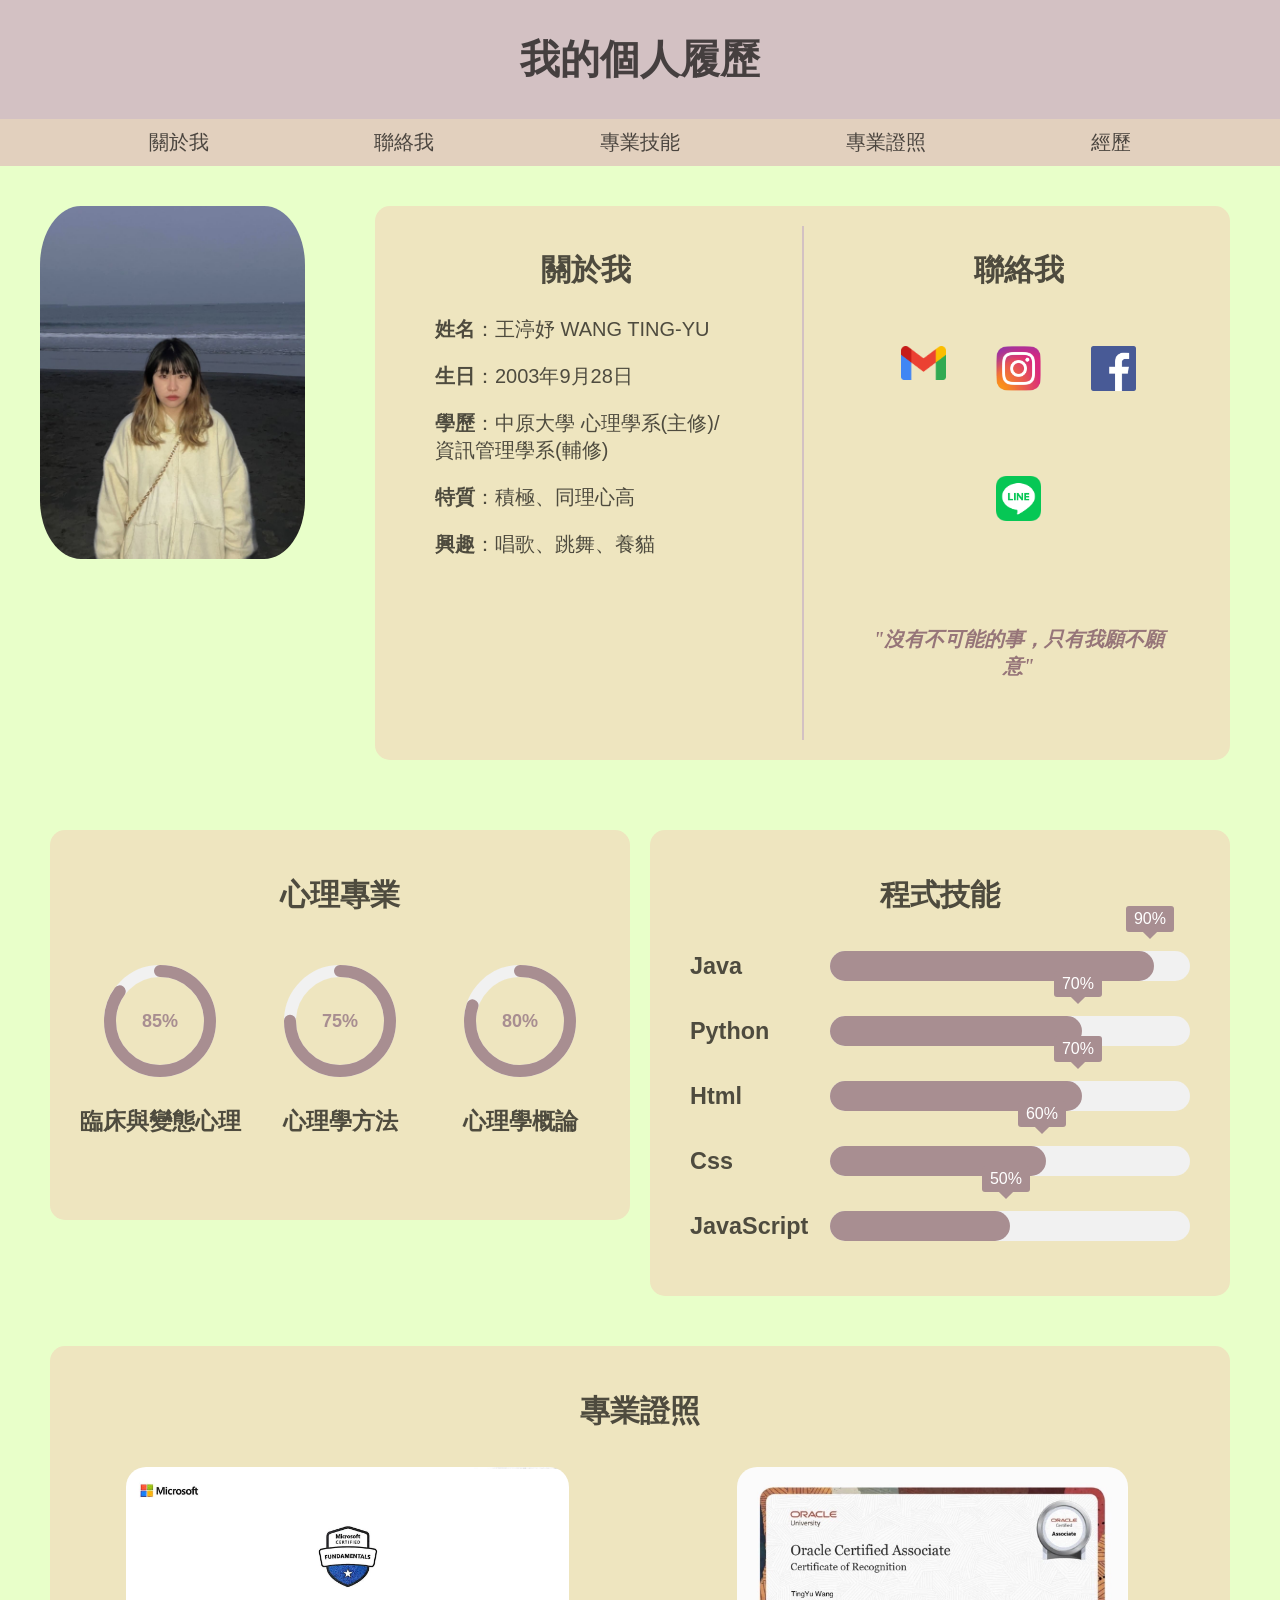
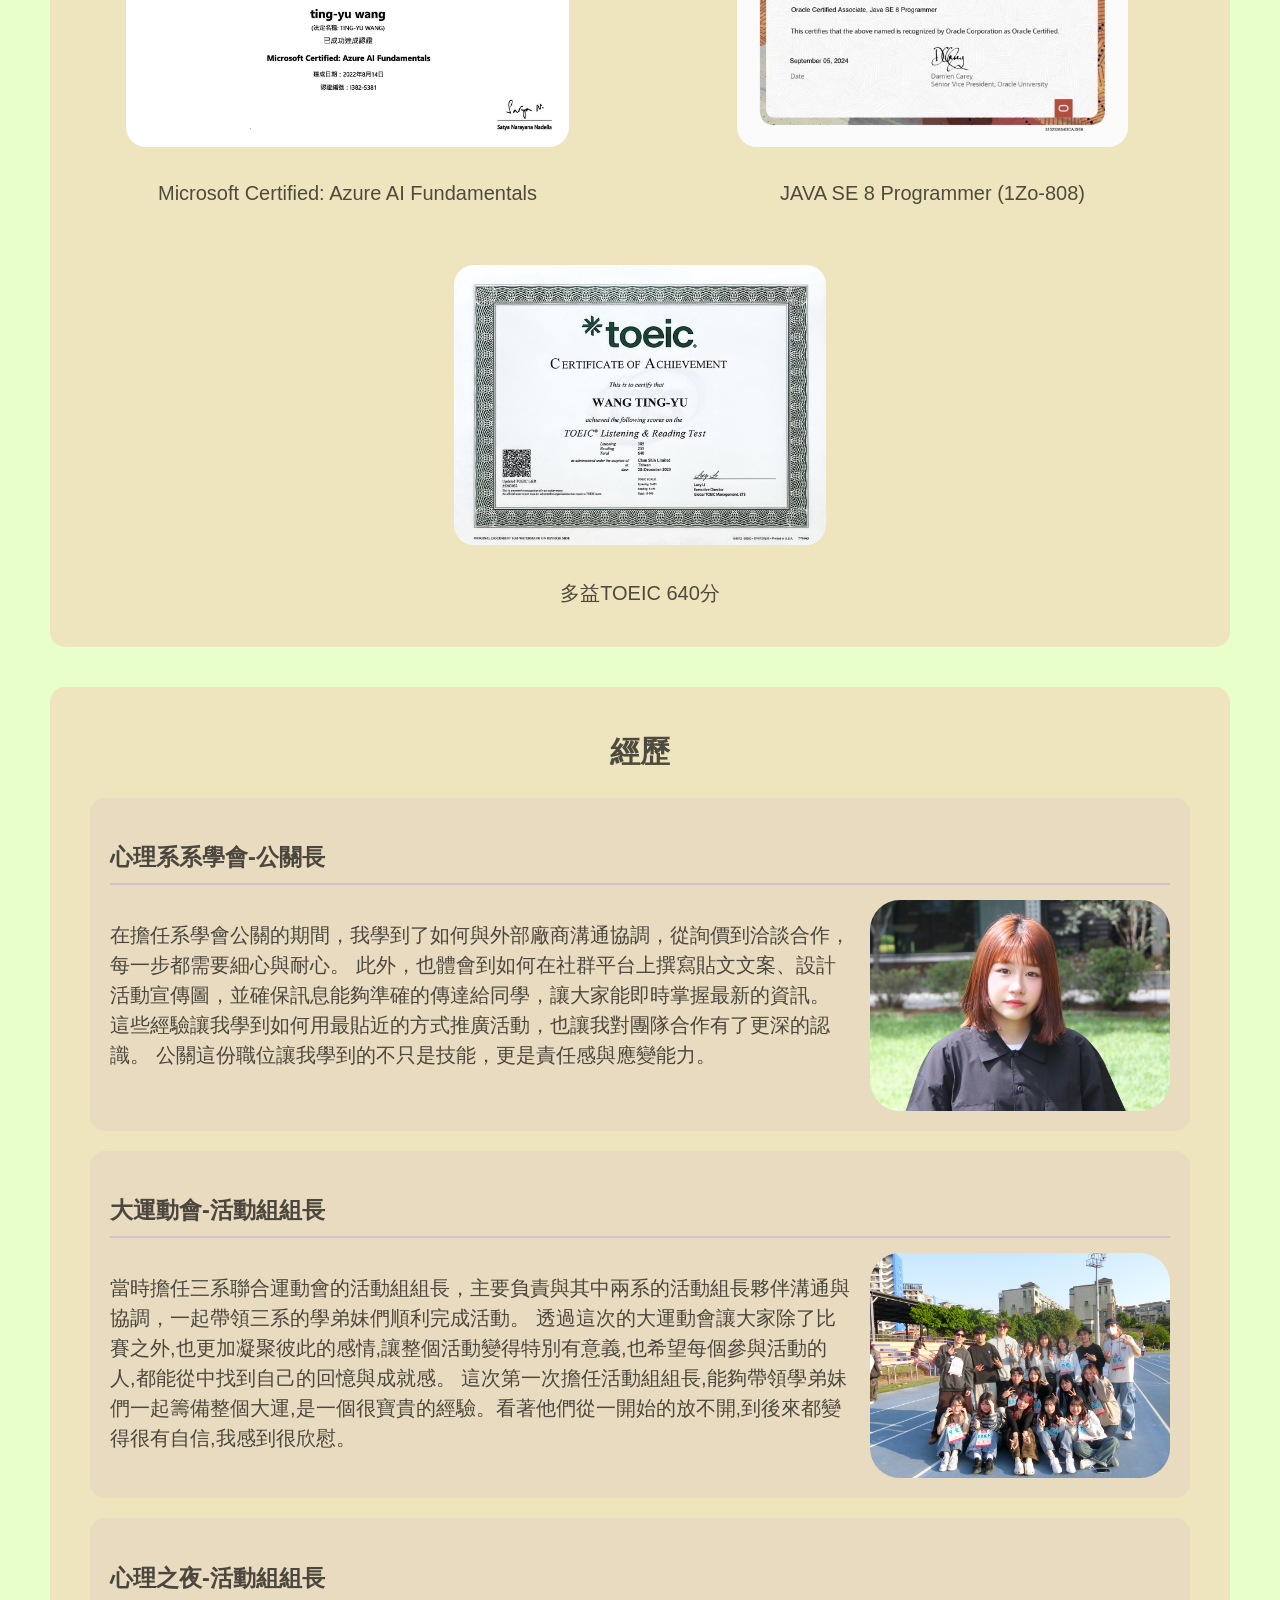
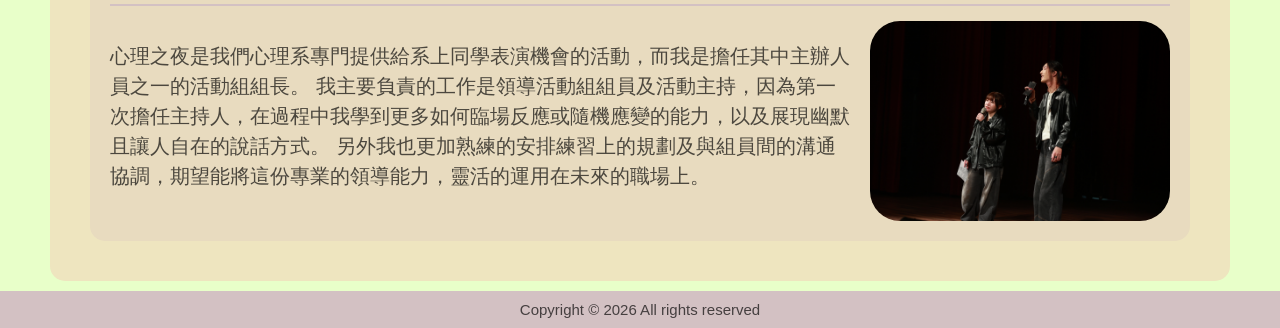
<file: index.html>
<!DOCTYPE html>
<html lang="en">
<head>
    <meta charset="UTF-8">
    <meta name="viewport" content="width=device-width, initial-scale=1.0">
    <title>個人履歷網站</title>
    <link rel="stylesheet" href="style.css">
</head>
<body>
    <header>
        <h1>我的個人履歷</h1>
    </header>

    <nav>
        <a href="#about_me">關於我</a>
        <a href="#contact_me">聯絡我</a>
        <a href="#skill">專業技能</a>
        <a href="#certification">專業證照</a>
        <a href="#experience">經歷</a>
    </nav>

    <article>
        <div class="grid_container">
            <div class="myphoto_grid">
                <section>
                    <img src="image/me.jpg" class="myphoto">
                </section>
            </div>

            <div class="about_me_grid">
                <section id="about_me" class="card">
                    <div class="about_me_column">
                        <h2>關於我</h2>
                        <div class="about_me_txt">
                            <p><b>姓名</b>：王渟妤 WANG TING-YU</p>
                            <p><b>生日</b>：2003年9月28日</p>
                            <p><b>學歷</b>：中原大學 心理學系(主修)/資訊管理學系(輔修)</p>
                            <p><b>特質</b>：積極、同理心高</p>
                            <p><b>興趣</b>：唱歌、跳舞、養貓</p>
                            <section id="contact_me">
                                <h2>聯絡我</h2>
                                    <div class="contact_icon">
                                        <a href="mailto:oliviawang030@gmail.com" target="_blank">
                                            <img src="image/gmail.png">
                                        </a>
                                        <a href="https://www.instagram.com/espe_vamos?igsh=aG53bzAxMmI1bHF2&utm_source=qr" target="_blank">
                                            <img src="image/ig.png">
                                        </a>
                                        <a href="https://www.facebook.com/share/1CkDDVWsU8/?mibextid=wwXIfr" target="_blank">
                                            <img src="image/fb.png">
                                        </a>
                                        <a href="https://line.me/ti/p/dprPm-es7S" target="_blank">
                                            <img src="image/line.png">
                                        </a>
                                    </div>
                                    <p class="slogan">"沒有不可能的事，只有我願不願意"</p>
                            </section>
                        </div>
                    </div>
                </section>
            </div>

            <div class="psy_grid">
                <section id="skill" class="card">
                    <h2>心理專業</h2>
                    <div class="circle_container">
                        <div class="circle_column">
                            <div class="svg_frame">
                                <svg width="120" height="120">
                                    <circle class="bg_circle" cx="60" cy="60" r="50" />
                                    <circle class="progress_circle p85" cx="60" cy="60" r="50" />
                                </svg>
                                <div class="inner_circle">85%</div>
                            </div>
                            <h3>臨床與變態心理</h3>
                        </div>
            
                        <div class="circle_column">
                            <div class="svg_frame">
                                <svg width="120" height="120">
                                    <circle class="bg_circle" cx="60" cy="60" r="50" />
                                    <circle class="progress_circle p75" cx="60" cy="60" r="50" />
                                </svg>
                                <div class="inner_circle">75%</div>
                            </div>
                            <h3>心理學方法</h3>
                        </div>
            
                        <div class="circle_column">
                            <div class="svg_frame">
                                <svg width="120" height="120">
                                    <circle class="bg_circle" cx="60" cy="60" r="50" />
                                    <circle class="progress_circle p80" cx="60" cy="60" r="50" />
                                </svg>
                                <div class="inner_circle">80%</div>
                            </div>
                            <h3>心理學概論</h3>
                        </div>
                    </div>
                </section>
            </div>
            <div class="skill_grid">
                <section id="skill" class="card">
                    <h2>程式技能</h2>
                    <div class="skill_box">
                        <h3>Java</h3>
                        <div class="bar">
                            <div class="bar_progress" style="width: 90%;">
                                <div class="bar_tool">90%</div>
                            </div>
                        </div>
                    </div>
                    <div class="skill_box">
                        <h3>Python</h3>
                        <div class="bar">
                            <div class="bar_progress" style="width: 70%;">
                                <div class="bar_tool">70%</div>
                            </div>
                        </div>
                    </div>
                    <div class="skill_box">
                        <h3>Html</h3>
                        <div class="bar">
                            <div class="bar_progress" style="width: 70%;">
                                <div class="bar_tool">70%</div>
                            </div>
                        </div>
                    </div>
                    <div class="skill_box">
                        <h3>Css</h3>
                        <div class="bar">
                            <div class="bar_progress" style="width: 60%;">
                                <div class="bar_tool">60%</div>
                            </div>
                        </div>
                    </div>
                    <div class="skill_box">
                        <h3>JavaScript</h3>
                        <div class="bar">
                            <div class="bar_progress" style="width: 50%;">
                                <div class="bar_tool">50%</div>
                            </div>
                        </div>
                    </div>
                </section>
            </div>
        </div>

        <section id="certification" class="card">
            <h2>專業證照</h2>
            <div class="certification_column">
                <div>
                    <img src="image/AI.jpg" class="certification_photo">
                    <p style="text-align: center;">Microsoft Certified: Azure AI Fundamentals</p>
                </div>
                <div>
                    <img src="image/JAVA.jpg" class="certification_photo">
                    <p style="text-align: center;">JAVA SE 8 Programmer (1Zo-808)</p>
                </div>
                <div>
                    <img src="image/toeic.jpg"  class="certification_photo">
                    <p style="text-align: center;">多益TOEIC 640分</p>
                </div>
            </div>
        </section>

        <section id="experience" class="card">
            <h2>經歷</h2>
                <div class="experience_card">
                    <h3>心理系系學會-公關長</h3>
                    <div class="experience_container">
                        <div class="experience_txt">
                            <p>
                                在擔任系學會公關的期間，我學到了如何與外部廠商溝通協調，從詢價到洽談合作，每一步都需要細心與耐心。
                                此外，也體會到如何在社群平台上撰寫貼文文案、設計活動宣傳圖，並確保訊息能夠準確的傳達給同學，讓大家能即時掌握最新的資訊。
                                這些經驗讓我學到如何用最貼近的方式推廣活動，也讓我對團隊合作有了更深的認識。
                                公關這份職位讓我學到的不只是技能，更是責任感與應變能力。
                            </p>
                        </div>
                        <img src="image/experience_photo1.jpg" class="experience_photo">
                    </div>
                </div>

                <div class="experience_card">
                    <h3>大運動會-活動組組長</h3>
                    <div class="experience_container">
                        <div class="experience_txt">
                            <p>
                                當時擔任三系聯合運動會的活動組組長，主要負責與其中兩系的活動組長夥伴溝通與協調，一起帶領三系的學弟妹們順利完成活動。
                                透過這次的大運動會讓大家除了比賽之外,也更加凝聚彼此的感情,讓整個活動變得特別有意義,也希望每個參與活動的人,都能從中找到自己的回憶與成就感。
                                這次第一次擔任活動組組長,能夠帶領學弟妹們一起籌備整個大運,是一個很寶貴的經驗。看著他們從一開始的放不開,到後來都變得很有自信,我感到很欣慰。
                            </p>
                        </div>
                        <img src="image/experience_photo2.jpg" class="experience_photo">
                    </div>
                </div>

                <div class="experience_card">
                    <h3>心理之夜-活動組組長</h3>
                    <div class="experience_container">
                        <div class="experience_txt">
                            <p>
                                心理之夜是我們心理系專門提供給系上同學表演機會的活動，而我是擔任其中主辦人員之一的活動組組長。
                                我主要負責的工作是領導活動組組員及活動主持，因為第一次擔任主持人，在過程中我學到更多如何臨場反應或隨機應變的能力，以及展現幽默且讓人自在的說話方式。
                                另外我也更加熟練的安排練習上的規劃及與組員間的溝通協調，期望能將這份專業的領導能力，靈活的運用在未來的職場上。
                            </p>
                        </div>
                        <!--<img src="image/experience_photo3.jpg" class="experience_photo">-->
                        <img src="image/experience_photo4.jpg" class="experience_photo">
                    </div>
                </div>
        </section>
    </article>

    <footer>
        Copyright © 2026 All rights reserved
    </footer>
</body>
</html>
</file>
<file: style.css>
*{
    box-sizing: border-box;
}
body{
    background-color: #E8FFC9;
    color: rgba(0, 0, 0, 0.676);
    margin: 0px;
    font-family: Arial, Helvetica, sans-serif;
    font-size: 20px;
}
header{
    background-color: #D3C1C3;
    padding: 5px;
    margin: 0px;
    color: rgba(0, 0, 0, 0.676);
    text-align: center;
}
h2{
    text-align: center;
}
nav{
    position: sticky;
    top: 0;
    z-index: 1000;
    background-color: #E2D0BE;
    text-align: center;
}
nav a{
    padding: 10px 80px;
    display: inline-block;
    color: rgba(0, 0, 0, 0.676);
    text-decoration: none;
}
nav a:hover{
    background-color: #C0AFB1;
    color: whitesmoke;
}
footer{
    background-color: #D3C1C3;
    text-align: center;
    padding: 10px;
    font-size: 15px;
}
.card{
    position: relative;
    background-color: #EEE5BF;
    background-size: cover;
    padding: 20px;
    margin: 40px 50px 10px 50px;
    border-radius: 15px;
    overflow: hidden;
}
.myphoto{
    width: 100%;
    object-fit: cover;
    border-radius: 20%;
    margin: 20px;
    padding: 20px;
}
.grid_container{
    display: grid;
    grid-template-columns: repeat(4, 1fr);
    align-items: stretch;
    grid-gap: 20px;
}
.myphoto_grid{
    grid-row: 1/2;
    grid-column: 1/2;
    align-items: center;
}
.about_me_grid{
    grid-row: 1/2;
    grid-column: 2/5;
    align-items: center;
}
.psy_grid{
    grid-row: 2/3;
    grid-column: 1/3;
}
.skill_grid{
    grid-row: 2/3;
    grid-column: 3/5;
}
.about_me_column{
    display: block;
    columns: 2;
    column-gap: 50px;
    column-rule: 2px solid #D3C1C3;
    width: 100%;
}
.about_me_txt{
    position: relative;
    margin: 0;
    width: auto;
    padding: 0px 40px 40px 40px;
}
.about_me_txt h2{
    text-align: center;
    -webkit-column-break-before: always;
    break-before: column;
}
.psy_grid .card{
    margin-right: 0;
}
.skill_grid .card{
    margin-left: 0;
}
.contact_icon{
    display: flex;
    flex-wrap: wrap;
    justify-content: center;
    gap: 50px;
    margin: auto 0;
    width: 100%;
}
.contact_icon img{
    padding-top: 30px;
    margin: 0px;
    width: 45px;
    height: auto;
    transition: transform 0.2s;
}
.contact_icons img:hover {
    transform: scale(1.1);
    transition: 0.3s;
}
.slogan{
    padding-top: 80px;
    text-align: center;
    font-family: Georgia, 'Times New Roman', Times, serif;
    font-style: italic;
    font-weight: bold;
    color: #967579;
}
.circle_container{
    display: flex;
    flex-wrap: wrap;
    justify-content: space-around;
    align-items: center;
    padding: 20px 0;
    width: 100%;
}
.circle_column{
    flex: 1;
    display: flex;
    flex-direction: column;
    align-items: center;
    justify-content: center;
    margin-bottom: 20px;
}
.svg_frame{
    position: relative;
    width: 120px;
    height: 120px;
    display: flex;
    justify-content: center;
    align-items: center;
}
svg{
    transform: rotate(-90deg);
}
circle{
    fill: none;
    stroke-width: 12;
}
.bg_circle{
    stroke: #f1f1f1;
}
.progress_circle{
    stroke: #a88e91;
    stroke-linecap: round;
    stroke-dasharray: 314;
    stroke-dashoffset: 314;
}

.p85{ animation: load85 2s ease-out forwards; }
.p75{ animation: load75 2s ease-out forwards; }
.p80{ animation: load80 2s ease-out forwards; }

@keyframes load85{ to { stroke-dashoffset: 47.1; } }
@keyframes load75{ to { stroke-dashoffset: 78.5; } }
@keyframes load80{ to { stroke-dashoffset: 62.8; } }

.inner_circle{
    position: absolute;
    font-weight: bold;
    font-size: 18px;
    color: #a88e91;
}
.svg_frame:hover{
    transform: scale(1.1);
    transition: 0.3s;
}
.skill_box{
    display: flex;
    align-items: center;
    width: 100%;
    margin: 35px 0;
    padding: 0 20px;
}
.skill_box h3{
    width: 120px;
    margin: 0 20px 0 0;
    text-align: left;
    flex-shrink: 0;
}
.bar{
    position: relative;
    flex-grow: 1;
    height: 30px;
    border-radius: 30px;
    background-color: rgb(241, 241, 241);
}
.bar_progress {
    position: relative;
    display: block;
    height: 100%;
    border-radius: 30px;
    background-color: #a88e91;
    animation: progress 3s ease-in-out forwards;
    opacity: 1;
}
@keyframes progress{
    from {
        width: 0;
    }
}
.bar_tool{
    position: absolute;
    right: -20px;
    top: -45px;
    font-size: 16px;
    font-weight: 500;
    color: white;
    padding: 4px 8px;
    border-radius: 3px;
    background-color: #a88e91;
    z-index: 1;
}
.bar_tool::before{
    content: "";
    position: absolute;
    left: 50%;
    bottom: -5px;
    width: 10px;
    height: 10px;
    background-color: #a88e91;
    transform: translateX(-50%) rotate(45deg);
    z-index: 1;
}
.experience_card{
    background-color: #E8DBBF;
    padding: 20px;
    margin: 20px;
    border-radius: 15px;
}
.experience_container{
    display: flex;
    align-items: flex-start;
    gap: 20px;
}
.experience_card h3{
    width: 100%;
    margin-bottom: 15px;
    text-align: left;
    border-bottom: 2px solid #D3C1C3;
    padding-bottom: 10px;
}
.experience_txt{
    flex: 1;
    line-height: 1.5;
}
.experience_photo{
    position: relative;
    width: 300px;
    height: auto;
    object-fit: cover;
    border-radius: 30px;
    flex-shrink: 0;
}
.experience_photo:hover{
    transform: scale(1.1);
    transition: 0.3s;
}
.certification_photo{
    position: relative;
    padding: 10px;
    height: 300px;
    width: auto;
    border-radius: 30px;
    -webkit-column-break-before: always;
}
.certification_photo:hover{
    transform: scale(1.1);
    transition: 0.3s;
}
.certification_column{
    columns: 3;
    display: flex;
    flex-wrap: wrap;
    justify-content: space-between;
    gap: 30px;
    width: 100%;
}
.certification_column > div{
    flex: 1;
    text-align: center;
}
@media screen and (max-width: 768px){
    .grid_container{
        display: block;
        padding: 0 20px;
    }
    .myphoto_grid{
        width: 100%;
        margin-bottom: 20px;
    }
    .myphoto{
        width: 100%;
        height: auto;
        max-width: 400px;
        margin: 0 auto;
        display: block;
    }
    .about_me_grid,.psy_grid,.skill_grid{
        width: 100%;
        margin-bottom: 20px;
    }
    .card{
        margin: 10px 0;
        width: 100%;
    }
    
    nav a{
        padding: 10px 20px;
        font-size: 18px;
    }
    .about_me_column{
        flex-direction: column;
        columns: 1;
    }
    .experience_container{
        flex-direction: column;
    }
    .experience_photo{
        width: 100%;
        height: auto;
        margin: 20px auto 0;
        flex-shrink: 1;
    }
    .certification_column{
        flex-direction: column;
        justify-content: center;
    }
    .certification_photo{
        width: 100%;
        height: auto;
    }
}
</file>
